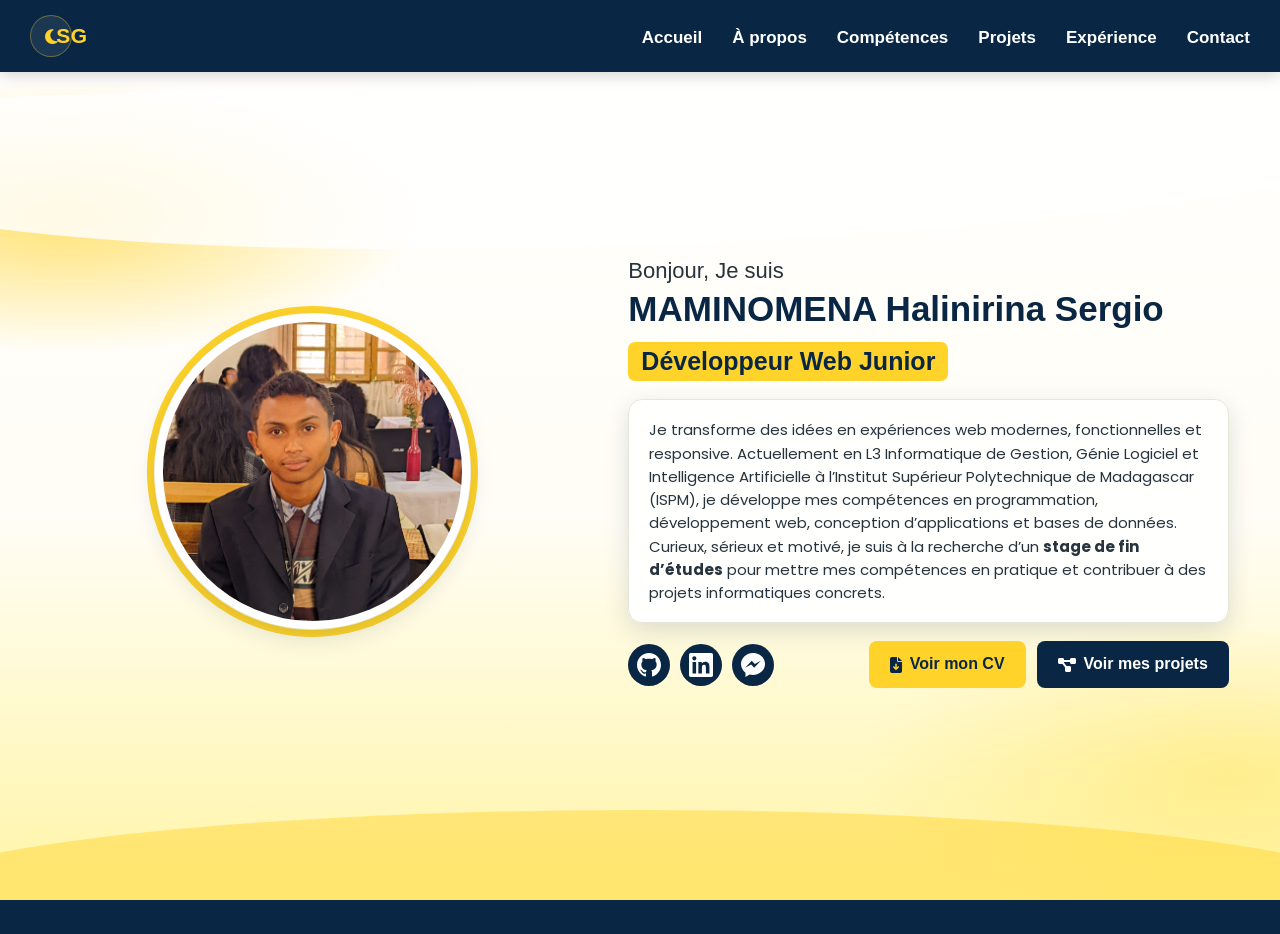
<file: index.html>
<!DOCTYPE html>
<html lang="fr">
<head>
  <meta charset="UTF-8">
  <meta name="viewport" content="width=device-width, initial-scale=1.0">
  <meta name="description" content="Portfolio de Maminomena Halinirina Sergio, développeur junior.">
  <title>Accueil | Maminomena Halinirina Sergio</title>

  <!-- Font Awesome pour les icônes -->
  <link rel="stylesheet"
        href="https://cdnjs.cloudflare.com/ajax/libs/font-awesome/6.5.2/css/all.min.css">

  <link rel="stylesheet" href="css/style.css">
  <link rel="preconnect" href="https://fonts.googleapis.com">
<link rel="preconnect" href="https://fonts.gstatic.com" crossorigin>

<link href="https://fonts.googleapis.com/css2?family=Poppins:wght@400;500;600;700&display=swap" rel="stylesheet">

<link rel="stylesheet" href="css/style.css">
</head>
<body>

<header class="site-header">
  <div class="header-inner">

    <a class="logo" href="index.html">SG</a>

    <button class="menu-toggle"
            type="button"
            aria-label="Ouvrir le menu"
            aria-expanded="false">
      <i class="fa-solid fa-bars"></i>
    </button>

    <nav class="nav" aria-label="Navigation principale">
      <a class="active" href="index.html">Accueil</a>
<a class="" href="apropos.html">À propos</a>
<a class="" href="competences.html">Compétences</a>
<a class="" href="projets.html">Projets</a>
<a class="" href="experience.html">Expérience</a>
<a class="" href="contact.html">Contact</a>
    </nav>
    <button id="themeToggle" class="theme-toggle" type="button">
  <i class="fa-solid fa-moon"></i>
</button>

  </div>
</header>

<main class="page">

<section class="content hero">
  <div class="hero-photo-area">
    <img class="hero-photo" src="images/photo-accueil.jpg"
         alt="Photo de Maminomena Halinirina Sergio">
  </div>

  <div class="hero-text">
    <p class="intro">Bonjour, Je suis</p>
    <h2>MAMINOMENA Halinirina Sergio</h2>

   <div class="role">Développeur Web Junior</div>

<div class="bio-box">
  Je transforme des idées en expériences web modernes, fonctionnelles
  et responsive.

  Actuellement en L3 Informatique de Gestion, Génie Logiciel et
  Intelligence Artificielle à l’Institut Supérieur Polytechnique de
  Madagascar (ISPM), je développe mes compétences en programmation,
  développement web, conception d’applications et bases de données.

  Curieux, sérieux et motivé, je suis à la recherche d’un
  <strong>stage de fin d’études</strong> pour mettre mes compétences
  en pratique et contribuer à des projets informatiques concrets.
</div>

    <div class="hero-actions">
      <div class="socials">
        <!-- Remplace les liens par tes vrais profils -->
        <a class="social" href="https://github.com/sergio526Hal" target="_blank" rel="noopener noreferrer" 
                            title="GitHub" aria-label="Profil GitHub">
                            <svg viewBox="0 0 24 24" width="24" height="24" fill="currentColor">
                                <path
                                    d="M12 0c-6.626 0-12 5.373-12 12 0 5.302 3.438 9.8 8.207 11.387.599.111.793-.261.793-.577v-2.234c-3.338.726-4.033-1.416-4.033-1.416-.546-1.387-1.333-1.756-1.333-1.756-1.089-.745.083-.729.083-.729 1.205.084 1.839 1.237 1.839 1.237 1.07 1.834 2.807 1.304 3.492.997.107-.775.418-1.305.762-1.604-2.665-.305-5.467-1.334-5.467-5.931 0-1.311.469-2.381 1.236-3.221-.124-.303-.535-1.524.117-3.176 0 0 1.008-.322 3.301 1.23.957-.266 1.983-.399 3.003-.404 1.02.005 2.047.138 3.006.404 2.291-1.552 3.297-1.23 3.297-1.23.653 1.653.242 2.874.118 3.176.77.84 1.235 1.911 1.235 3.221 0 4.609-2.807 5.624-5.479 5.921.43.372.823 1.102.823 2.222v 3.293c0 .319.192.694.801.576 4.765-1.589 8.199-6.086 8.199-11.386 0-6.627-5.373-12-12-12z" />
                            </svg>
                        </a>
        <a class="social" href="https://www.linkedin.com/in/sergiohalie" target="_blank" rel="noopener noreferrer"
                            class="social-icon" title="LinkedIn" aria-label="Profil LinkedIn">
                            <svg viewBox="0 0 24 24" width="24" height="24" fill="currentColor">
                                <path
                                    d="M20.447 20.452h-3.554v-5.569c0-1.328-.027-3.037-1.852-3.037-1.853 0-2.136 1.445-2.136 2.939v5.667H9.351V9h3.414v1.561h.046c.477-.9 1.637-1.85 3.37-1.85 3.601 0 4.267 2.37 4.267 5.455v6.286zM5.337 7.433c-1.144 0-2.063-.926-2.063-2.065 0-1.138.92-2.063 2.063-2.063 1.14 0 2.064.925 2.064 2.063 0 1.139-.925 2.065-2.064 2.065zm1.782 13.019H3.555V9h3.564v11.452zM22.225 0H1.771C.792 0 0 .774 0 1.729v20.542C0 23.227.792 24 1.771 24h20.451C23.2 24 24 23.227 24 22.271V1.729C24 .774 23.2 0 22.225 0z" />
                            </svg>
                        </a>
       <a class="social" href="https://www.facebook.com/sergiohalie" target="_blank" rel="noopener noreferrer"
                            class="social-icon" title="Messenger" aria-label="Messenger">
                            <svg viewBox="0 0 24 24" width="24" height="24" fill="currentColor">
                                <path
                                    d="M12 0C5.373 0 0 4.975 0 11.111c0 3.497 1.745 6.616 4.472 8.652V24l4.132-2.422c1.071.29 2.213.444 3.396.444 6.627 0 12-4.975 12-11.111S18.627 0 12 0zm1.194 14.81l-3.069-3.282-5.992 3.282 6.614-7.026 3.069 3.282 5.992-3.282-6.614 7.026z" />
                            </svg>
                        </a>
      </div>

      <div class="buttons">
    <a class="btn btn-yellow" href="MAMINOMENA Halinirina Sergio.pdf" target="_blank">
      <i class="fa-solid fa-file-arrow-down"></i>
      Voir mon CV
    </a>

        <a class="btn btn-navy" href="projets.html">
          <i class="fa-solid fa-diagram-project"></i>
          Voir mes projets
        </a>
      </div>
    </div>
  </div>
</section>

</main>

<footer class="footer">
 
</footer>

<script src="js/script.js"></script>
</body>
</html>
</file>
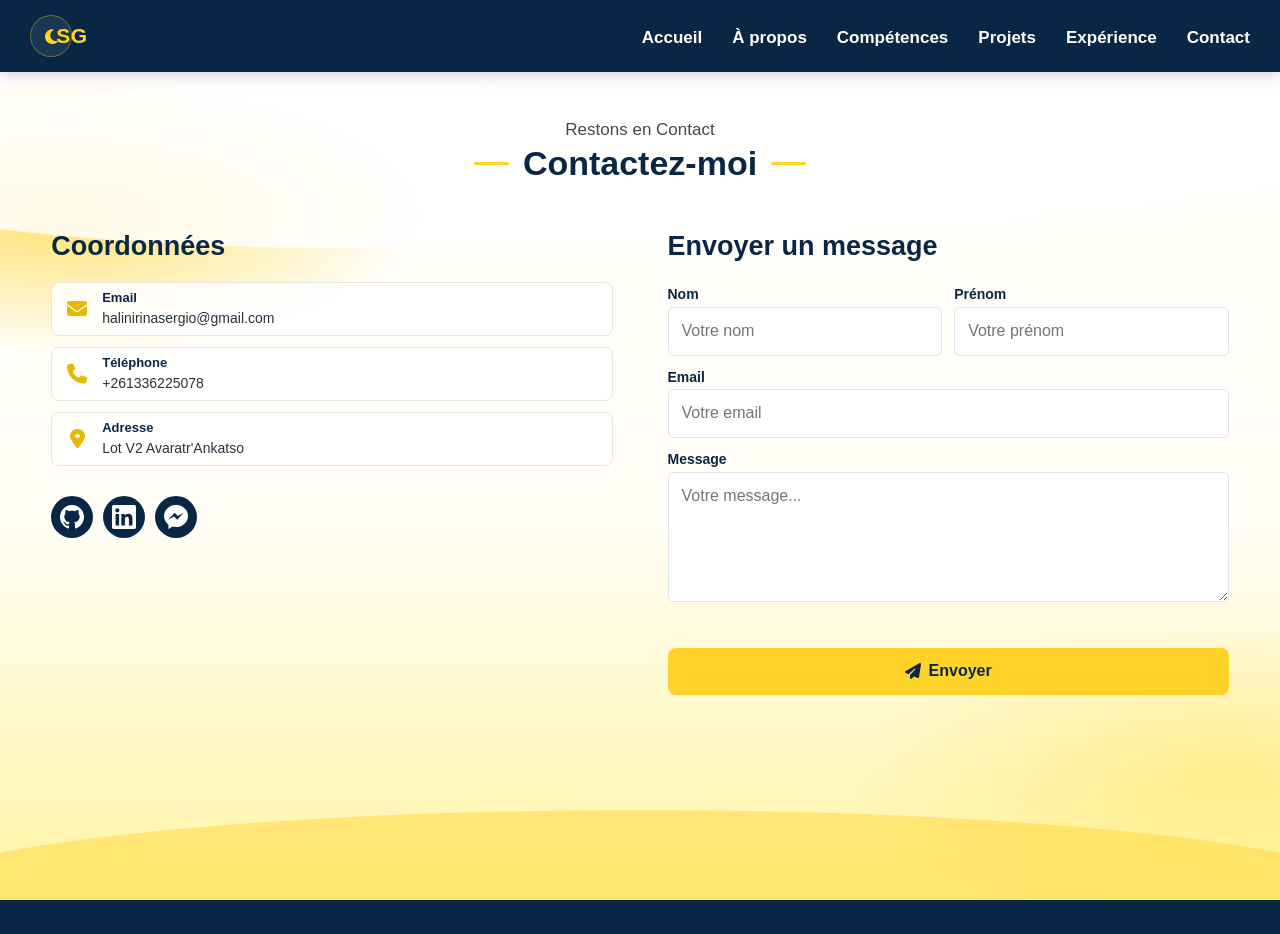
<file: contact.html>
<!DOCTYPE html>
<html lang="fr">
<head>
  <meta charset="UTF-8">
  <meta name="viewport" content="width=device-width, initial-scale=1.0">
  <meta name="description" content="Portfolio de Maminomena Halinirina Sergio, développeur junior.">
  <title>Contact | Maminomena Halinirina Sergio</title>

  <!-- Font Awesome pour les icônes -->
  <link rel="stylesheet"
        href="https://cdnjs.cloudflare.com/ajax/libs/font-awesome/6.5.2/css/all.min.css">

  <link rel="stylesheet" href="css/style.css">
</head>
<body>

<header class="site-header">
  <div class="header-inner">

    <a class="logo" href="index.html">SG</a>

    <button class="menu-toggle"
            type="button"
            aria-label="Ouvrir le menu"
            aria-expanded="false">
      <i class="fa-solid fa-bars"></i>
    </button>

    <nav class="nav" aria-label="Navigation principale">
      <a class="active" href="index.html">Accueil</a>
<a class="" href="apropos.html">À propos</a>
<a class="" href="competences.html">Compétences</a>
<a class="" href="projets.html">Projets</a>
<a class="" href="experience.html">Expérience</a>
<a class="" href="contact.html">Contact</a>
    </nav>
<button id="themeToggle" class="theme-toggle" type="button">
  <i class="fa-solid fa-moon"></i>
</button>

  </div>
</header>

 

<main class="page">

<section class="content">
  <div class="section-title">
    <span class="eyebrow">Restons en Contact</span>
    <h1>Contactez-moi</h1>
  </div>

  <div class="contact-grid">

    <div>
      <h2 class="contact-title">Coordonnées</h2>

      <div class="contact-list">
        <div class="contact-row">
          <i class="fa-solid fa-envelope"></i>
          <div>
            <strong>Email</strong>
            halinirinasergio@gmail.com
          </div>
        </div>

        <div class="contact-row">
          <i class="fa-solid fa-phone"></i>
          <div>
            <strong>Téléphone</strong>
            +261336225078
          </div>
        </div>

        <div class="contact-row">
          <i class="fa-solid fa-location-dot"></i>
          <div>
            <strong>Adresse</strong>
            Lot V2 Avaratr'Ankatso
          </div>
        </div>
      </div>

      <div class="socials" style="margin-top:30px">
         <a class="social" href="https://github.com/sergio526Hal" target="_blank" rel="noopener noreferrer" 
                            title="GitHub" aria-label="Profil GitHub">
                            <svg viewBox="0 0 24 24" width="24" height="24" fill="currentColor">
                                <path
                                    d="M12 0c-6.626 0-12 5.373-12 12 0 5.302 3.438 9.8 8.207 11.387.599.111.793-.261.793-.577v-2.234c-3.338.726-4.033-1.416-4.033-1.416-.546-1.387-1.333-1.756-1.333-1.756-1.089-.745.083-.729.083-.729 1.205.084 1.839 1.237 1.839 1.237 1.07 1.834 2.807 1.304 3.492.997.107-.775.418-1.305.762-1.604-2.665-.305-5.467-1.334-5.467-5.931 0-1.311.469-2.381 1.236-3.221-.124-.303-.535-1.524.117-3.176 0 0 1.008-.322 3.301 1.23.957-.266 1.983-.399 3.003-.404 1.02.005 2.047.138 3.006.404 2.291-1.552 3.297-1.23 3.297-1.23.653 1.653.242 2.874.118 3.176.77.84 1.235 1.911 1.235 3.221 0 4.609-2.807 5.624-5.479 5.921.43.372.823 1.102.823 2.222v 3.293c0 .319.192.694.801.576 4.765-1.589 8.199-6.086 8.199-11.386 0-6.627-5.373-12-12-12z" />
                            </svg>
                        </a>
        <a class="social" href="https://www.linkedin.com/in/sergiohalie" target="_blank" rel="noopener noreferrer"
                            class="social-icon" title="LinkedIn" aria-label="Profil LinkedIn">
                            <svg viewBox="0 0 24 24" width="24" height="24" fill="currentColor">
                                <path
                                    d="M20.447 20.452h-3.554v-5.569c0-1.328-.027-3.037-1.852-3.037-1.853 0-2.136 1.445-2.136 2.939v5.667H9.351V9h3.414v1.561h.046c.477-.9 1.637-1.85 3.37-1.85 3.601 0 4.267 2.37 4.267 5.455v6.286zM5.337 7.433c-1.144 0-2.063-.926-2.063-2.065 0-1.138.92-2.063 2.063-2.063 1.14 0 2.064.925 2.064 2.063 0 1.139-.925 2.065-2.064 2.065zm1.782 13.019H3.555V9h3.564v11.452zM22.225 0H1.771C.792 0 0 .774 0 1.729v20.542C0 23.227.792 24 1.771 24h20.451C23.2 24 24 23.227 24 22.271V1.729C24 .774 23.2 0 22.225 0z" />
                            </svg>
                        </a>
         <a class="social" href="https://www.facebook.com/sergiohalie" target="_blank" rel="noopener noreferrer"
                            class="social-icon" title="Messenger" aria-label="Messenger">
                            <svg viewBox="0 0 24 24" width="24" height="24" fill="currentColor">
                                <path
                                    d="M12 0C5.373 0 0 4.975 0 11.111c0 3.497 1.745 6.616 4.472 8.652V24l4.132-2.422c1.071.29 2.213.444 3.396.444 6.627 0 12-4.975 12-11.111S18.627 0 12 0zm1.194 14.81l-3.069-3.282-5.992 3.282 6.614-7.026 3.069 3.282 5.992-3.282-6.614 7.026z" />
                            </svg>
                        </a>
      </div>
    </div>

    <div>
      <h2 class="contact-title">Envoyer un message</h2>

      <form class="form" id="contactForm" action="https://formspree.io/f/mzezgnvr" method="POST">
        <div class="form-row">
          <div>
            <label for="nom">Nom</label>
            <input id="nom" name="nom" type="text"
                   placeholder="Votre nom" required>
          </div>

          <div>
            <label for="prenom">Prénom</label>
            <input id="prenom" name="prenom" type="text"
                   placeholder="Votre prénom" required>
          </div>
        </div>

        <div>
          <label for="email">Email</label>
          <input id="email" name="email" type="email"
                 placeholder="Votre email" required>
        </div>

        <div>
          <label for="message">Message</label>
          <textarea id="message" name="message"
                    placeholder="Votre message..." required></textarea>
        </div>

        <p class="form-message" id="formMessage"></p>

        <button class="btn btn-yellow" type="submit">
          <i class="fa-solid fa-paper-plane"></i>
          Envoyer
        </button>
      </form>
    </div>

  </div>
</section>

</main>

<footer class="footer">
  
</footer>

<script src="js/script.js"></script>
</body>
</html>
</file>
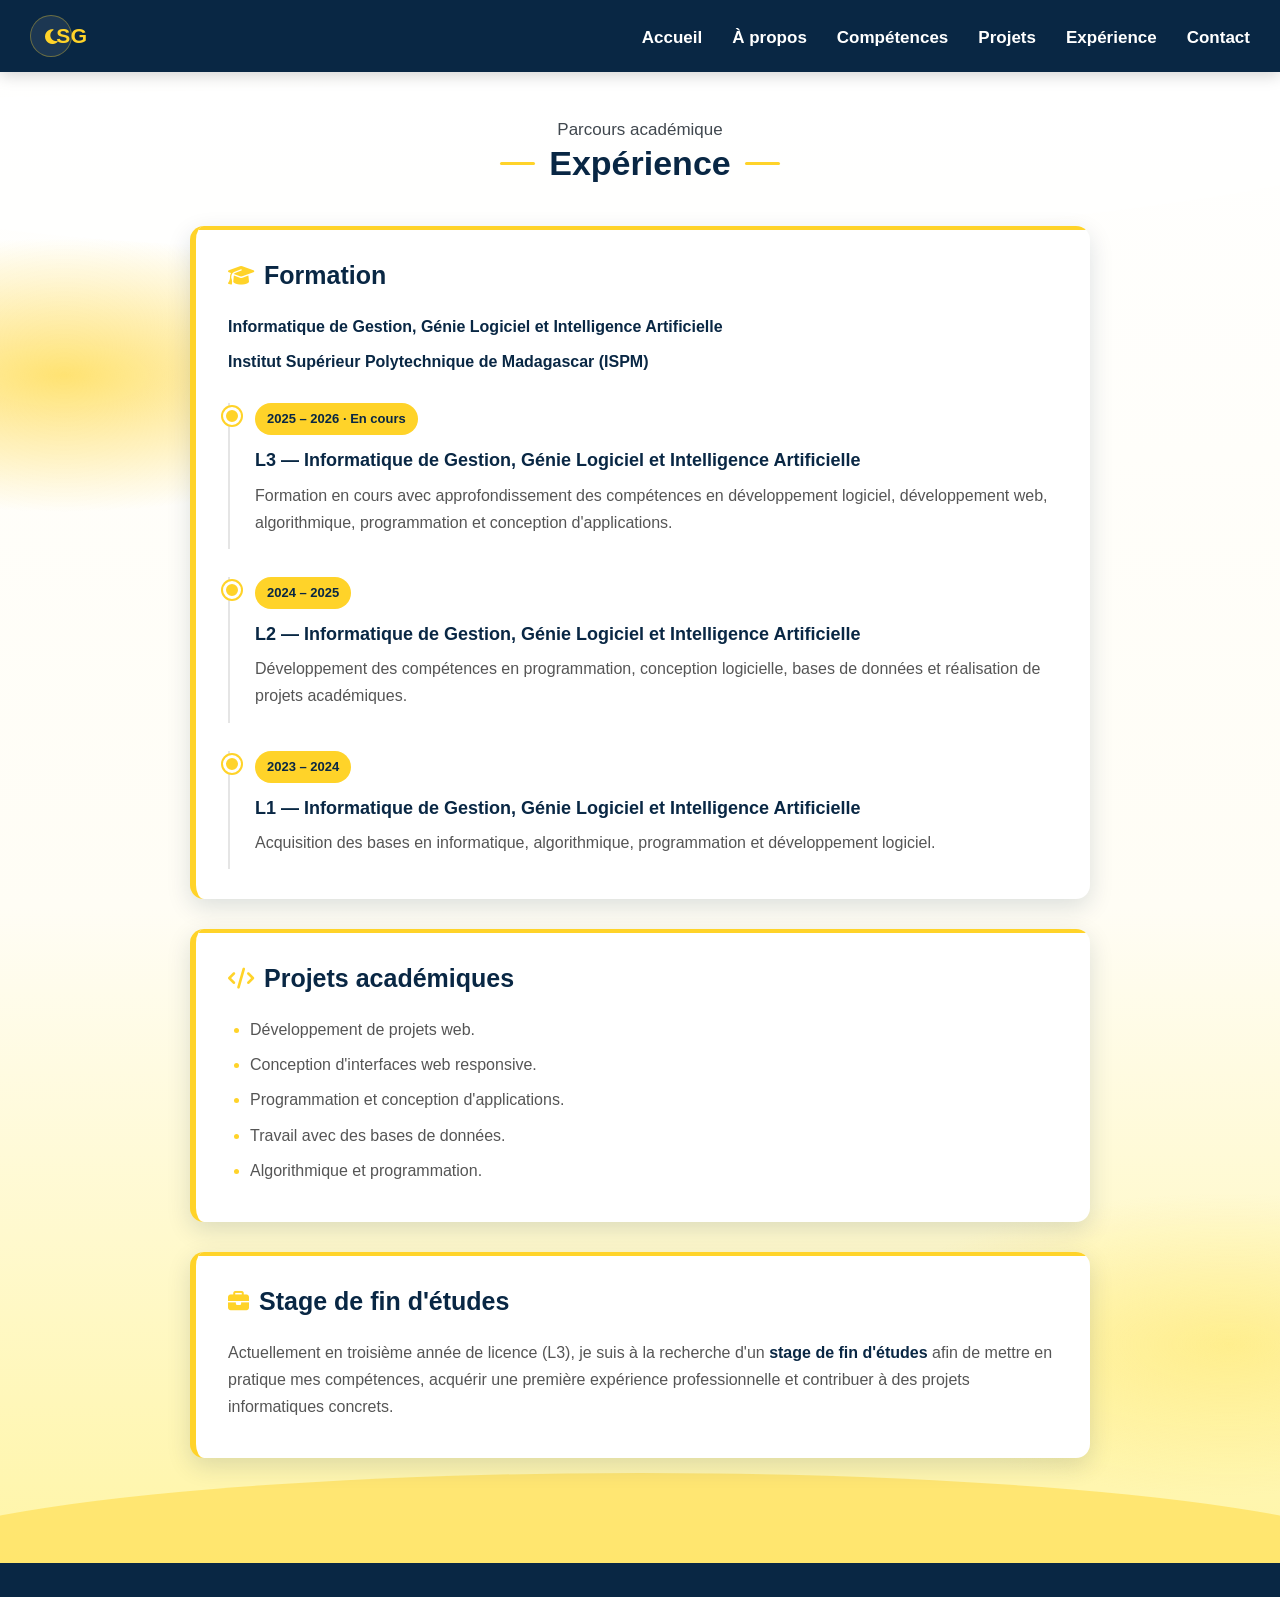
<file: experience.html>
<!DOCTYPE html>
<html lang="fr">
<head>
  <meta charset="UTF-8">
  <meta name="viewport" content="width=device-width, initial-scale=1.0">
  <meta name="description" content="Parcours académique de Maminomena Halinirina Sergio, étudiant en L3.">
  <title>Expérience | Maminomena Halinirina Sergio</title>

  <link rel="stylesheet"
        href="https://cdnjs.cloudflare.com/ajax/libs/font-awesome/6.5.2/css/all.min.css">

  <link rel="stylesheet" href="css/style.css">
</head>

<body>

<header class="site-header">
  <div class="header-inner">

    <a class="logo" href="index.html">SG</a>

    <button class="menu-toggle"
            type="button"
            aria-label="Ouvrir le menu"
            aria-expanded="false">
      <i class="fa-solid fa-bars"></i>
    </button>

    <nav class="nav" aria-label="Navigation principale">
      <a class="active" href="index.html">Accueil</a>
<a class="" href="apropos.html">À propos</a>
<a class="" href="competences.html">Compétences</a>
<a class="" href="projets.html">Projets</a>
<a class="" href="experience.html">Expérience</a>
<a class="" href="contact.html">Contact</a>
    </nav>
<button id="themeToggle" class="theme-toggle" type="button">
  <i class="fa-solid fa-moon"></i>
</button>

  </div>
</header>


<main class="page">

<section class="content">

  <div class="section-title">
    <span class="eyebrow">Parcours académique</span>
    <h1>Expérience</h1>
  </div>


  <!-- FORMATION -->
  <div class="experience-card">

    <h2>
      <i class="fa-solid fa-graduation-cap"></i>
      Formation
    </h2>

    <p>
      <strong>
        Informatique de Gestion, Génie Logiciel et Intelligence Artificielle
      </strong>
    </p>

    <p>
      <strong>Institut Supérieur Polytechnique de Madagascar (ISPM)</strong>
    </p>


    <!-- L3 -->
    <div class="experience-item">

      <span class="experience-date">2025 – 2026 · En cours</span>

      <h3>L3 — Informatique de Gestion, Génie Logiciel et Intelligence Artificielle</h3>

      <p>
        Formation en cours avec approfondissement des compétences en
        développement logiciel, développement web, algorithmique,
        programmation et conception d'applications.
      </p>

    </div>


    <!-- L2 -->
    <div class="experience-item">

      <span class="experience-date">2024 – 2025</span>

      <h3>L2 — Informatique de Gestion, Génie Logiciel et Intelligence Artificielle</h3>

      <p>
        Développement des compétences en programmation, conception
        logicielle, bases de données et réalisation de projets académiques.
      </p>

    </div>


    <!-- L1 -->
    <div class="experience-item">

      <span class="experience-date">2023 – 2024</span>

      <h3>L1 — Informatique de Gestion, Génie Logiciel et Intelligence Artificielle</h3>

      <p>
        Acquisition des bases en informatique, algorithmique,
        programmation et développement logiciel.
      </p>

    </div>

  </div>


  <!-- PROJETS ACADÉMIQUES -->
  <div class="experience-card">

    <h2>
      <i class="fa-solid fa-code"></i>
      Projets académiques
    </h2>

    <ul>
      <li>Développement de projets web.</li>
      <li>Conception d'interfaces web responsive.</li>
      <li>Programmation et conception d'applications.</li>
      <li>Travail avec des bases de données.</li>
      <li>Algorithmique et programmation.</li>
    </ul>

  </div>


  <!-- RECHERCHE DE STAGE -->
  <div class="experience-card">

    <h2>
      <i class="fa-solid fa-briefcase"></i>
      Stage de fin d'études
    </h2>

    <p>
      Actuellement en troisième année de licence (L3), je suis à la
      recherche d'un <strong>stage de fin d'études</strong> afin de
      mettre en pratique mes compétences, acquérir une première
      expérience professionnelle et contribuer à des projets
      informatiques concrets.
    </p>

  </div>

</section>

</main>

<footer class="footer">
</footer>

<script src="js/script.js"></script>

</body>
</html>
</file>
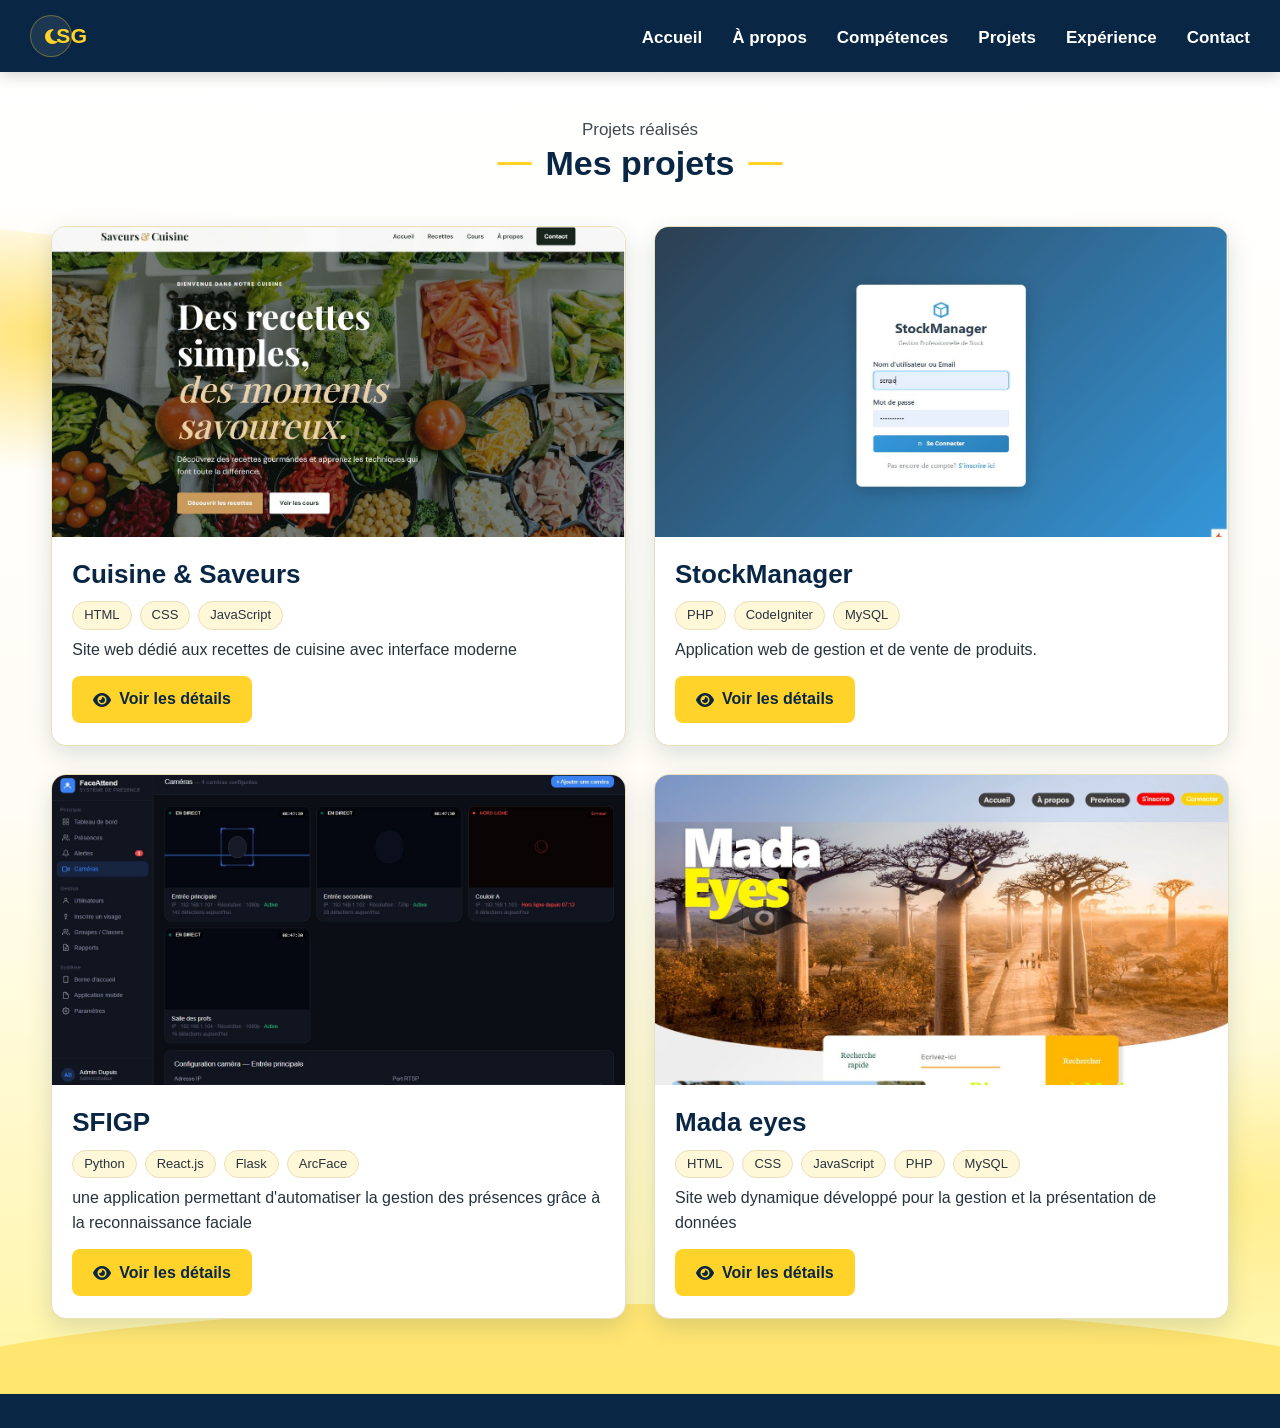
<file: projets.html>
<!DOCTYPE html>
<html lang="fr">
<head>
  <meta charset="UTF-8">
  <meta name="viewport" content="width=device-width, initial-scale=1.0">
  <meta name="description" content="Portfolio de Maminomena Halinirina Sergio, développeur junior.">
  <title>Projets | Maminomena Halinirina Sergio</title>

  <!-- Font Awesome pour les icônes -->
  <link rel="stylesheet"
        href="https://cdnjs.cloudflare.com/ajax/libs/font-awesome/6.5.2/css/all.min.css">

  <link rel="stylesheet" href="css/style.css">
</head>
<body>

<header class="site-header">
  <div class="header-inner">

    <a class="logo" href="index.html">SG</a>

    <button class="menu-toggle"
            type="button"
            aria-label="Ouvrir le menu"
            aria-expanded="false">
      <i class="fa-solid fa-bars"></i>
    </button>

    <nav class="nav" aria-label="Navigation principale">
      <a class="active" href="index.html">Accueil</a>
<a class="" href="apropos.html">À propos</a>
<a class="" href="competences.html">Compétences</a>
<a class="" href="projets.html">Projets</a>
<a class="" href="experience.html">Expérience</a>
<a class="" href="contact.html">Contact</a>
    </nav>
<button id="themeToggle" class="theme-toggle" type="button">
  <i class="fa-solid fa-moon"></i>
</button>
    

  </div>
</header>

    

<main class="page">

<section class="content">
  <div class="section-title">
    <span class="eyebrow">Projets réalisés</span>
    <h1>Mes projets</h1>
  </div>

  <div class="projects-grid">

  <!-- =====================================================
     PROJET 1 : HEYTENS BOUTIQUE
===================================================== -->

<article class="project-card">

  <img
    class="project-image"
    src="./images/recette.JPG"
    alt="Capture du projet Heytens Boutique"
  >

  <div class="project-body">

    <h2>Cuisine & Saveurs</h2>

    <div class="tags">

      <span class="tag">HTML</span>
      <span class="tag">CSS</span>
      <span class="tag">JavaScript</span>

    </div>

    <p>
      Site web dédié aux recettes de cuisine avec interface moderne
    </p>

    <div class="project-actions">

      <button
        class="btn btn-yellow"
        type="button"
        onclick="openProjectModal('saveurs')"
      >

        <i class="fa-solid fa-eye"></i>

        Voir les détails

      </button>

    </div>

  </div>

</article>


<!-- =====================================================
     PROJET 2 : STOCKMANAGER
===================================================== -->

<article class="project-card">

  <img
    class="project-image"
    src="./images/projet2.jpg"
    alt="Capture du projet StockManager"
  >

  <div class="project-body">

    <h2>StockManager</h2>

    <div class="tags">

      <span class="tag">PHP</span>
      <span class="tag">CodeIgniter</span>
      <span class="tag">MySQL</span>

    </div>

    <p>
      Application web de gestion et de vente
      de produits.
    </p>

    <div class="project-actions">

      <button
        class="btn btn-yellow"
        type="button"
        onclick="openProjectModal('stockmanager')"
      >

        <i class="fa-solid fa-eye"></i>

        Voir les détails

      </button>

    </div>

  </div>

</article>


<article class="project-card">

  <img
    class="project-image"
    src="./images/Face4.JPG"
    alt="Capture du projet sfigp"
  >

  <div class="project-body">

    <h2>SFIGP</h2>

    <div class="tags">

      <span class="tag">Python</span>
      <span class="tag">React.js</span>
      <span class="tag">Flask</span>
      <span class="tag">ArcFace</span>

    </div>

    <p>
        une application permettant
            d'automatiser la gestion des présences
            grâce à la reconnaissance faciale
    </p>

    <div class="project-actions">

      <button
        class="btn btn-yellow"
        type="button"
        onclick="openProjectModal('sfigp')"
      >

        <i class="fa-solid fa-eye"></i>

        Voir les détails

      </button>

    </div>

  </div>

</article>

<article class="project-card">

  <img
    class="project-image"
    src="./images/madaeyes.JPG"
    alt="Capture du projet madaeyes"
  >

  <div class="project-body">

    <h2>Mada eyes</h2>

    <div class="tags">

      <span class="tag">HTML</span>
      <span class="tag">CSS</span>
      <span class="tag">JavaScript</span>
      <span class="tag">PHP</span>
      <span class="tag">MySQL</span>
    </div>

    <p>
       Site web dynamique développé pour la gestion
            et la présentation de données
    </p>

    <div class="project-actions">

      <button
        class="btn btn-yellow"
        type="button"
        onclick="openProjectModal('madaeyes')"
      >

        <i class="fa-solid fa-eye"></i>

        Voir les détails

      </button>

    </div>

  </div>

</article>


<!-- =====================================================
     GRAND BOX : DÉTAILS DES PROJETS
===================================================== -->

<div
  class="project-modal"
  id="projectModal"
  aria-hidden="true"
>

  <div
    class="project-modal-box"
    role="dialog"
    aria-modal="true"
    aria-labelledby="projectModalTitle"
  >

    <!-- BOUTON FERMER -->

    <button
  class="project-modal-close"
  id="projectModalClose"
  type="button"
  onclick="closeProjectModal()"
  aria-label="Fermer la fenêtre"
>
  <i class="fa-solid fa-xmark"></i>
</button>


    <!-- CONTENU DYNAMIQUE -->

    <div id="projectModalContent">

      <!-- Le contenu sera ajouté par JavaScript -->

    </div>

  </div>

</div>

  </div>
</section>

</main>

<footer class="footer">
  
</footer>

<script src="./js/script.js"></script>
</body>
</html>
</file>
<file: css/style.css>
/* =========================================================
   PORTFOLIO - STYLE PRINCIPAL
   Bleu foncé + Jaune + Blanc/Ivoire
   Responsive PC / Tablette / Android
========================================================= */


/* =========================================================
   VARIABLES
========================================================= */

:root{
    --navy:#092744;
    --navy2:#123b60;
    --yellow:#ffd329;
    --yellow-dark:#e7b900;

    --cream:#fffdf5;
    --white:#ffffff;

    --text:#27333d;
    --muted:#6d747b;

    --border:#e8e5d9;

    --shadow:0 8px 24px rgba(9,39,68,.14);

    --header-h:72px;
}


/* =========================================================
   RESET
========================================================= */

*{
    box-sizing:border-box;
    margin:0;
    padding:0;
}

html{
    scroll-behavior:smooth;
}

@font-face{
    font-family:font1;
    src:url("../font/Poppins-Bold.ttf");
}

body{
    min-width:320px;
    overflow-x:hidden;

    font-family:"Segoe UI",Arial,Helvetica,sans-serif;

    color:var(--text);
    background:var(--cream);

    line-height:1.55;
}

a{
    text-decoration:none;
    color:inherit;
}

img{
    display:block;
    max-width:100%;
}

button,
input,
textarea{
    font:inherit;
}


/* =========================================================
   HEADER
========================================================= */

.site-header{
    position:fixed;

    top:0;
    left:0;
    right:0;

    height:var(--header-h);

    z-index:10000;

    background:var(--navy);

    box-shadow:0 3px 15px rgba(0,0,0,.18);
}

.header-inner{
    width:100%;
    max-width:1500px;

    height:100%;

    margin:auto;
    padding:0 30px;

    display:flex;
    align-items:center;
    justify-content:space-between;
}


/* =========================================================
   LOGO
========================================================= */

.logo{
    order:1;

    color:var(--yellow);

    font-weight:900;
    font-size:21px;

    letter-spacing:.5px;

    flex-shrink:0;
    margin-left: -570px;
}


/* =========================================================
   NAVIGATION DESKTOP
========================================================= */

.nav{
    order:2;

    display:flex;

    align-items:center;
    justify-content:center;

    gap:30px;
}

.nav a{
    position:relative;

    color:#ffffff;

    font-size:17px;
    font-weight:700;

    padding:26px 0 22px;

    white-space:nowrap;
}

.nav a::after{
    content:"";

    position:absolute;

    left:0;
    right:0;

    bottom:13px;

    height:3px;

    border-radius:3px;

    background:var(--yellow);

    transform:scaleX(0);

    transition:.2s ease;
}

.nav a:hover::after
/*.nav a.active::after*/{
    transform:scaleX(1);
}


/* =========================================================
   BOUTON MENU MOBILE
========================================================= */

.menu-toggle{
    order:3;

    display:none;

    width:42px;
    height:42px;

    padding:0;

    border:0;
    border-radius:8px;

    background:transparent;

    /*color:var(--yellow);*/
    color: var(--navy);

    cursor:pointer;

    align-items:center;
    justify-content:center;

    font-size:23px;

    z-index:10002;

    flex-shrink:0;
}

.menu-toggle i{
    pointer-events:none;
}


/* =========================================================
   BOUTON MODE SOMBRE
========================================================= */

.theme-toggle{
    width:42px;
    height:42px;

    border:1px solid rgba(255,211,41,.35);

    border-radius:50%;

    background:rgba(255,255,255,.08);

    color:var(--yellow);

    display:flex;

    align-items:center;
    justify-content:center;

    cursor:pointer;

    font-size:17px;

    transition:.25s ease;

    padding:0;

    flex-shrink:0;
}

.theme-toggle:hover{
    background:var(--yellow);

    color:var(--navy);

    transform:rotate(15deg) scale(1.05);

    box-shadow:0 4px 12px rgba(255,211,41,.25);
}


/* =========================================================
   PAGE PRINCIPALE
========================================================= */

.page{
    min-height:100vh;

    padding-top:var(--header-h);

    position:relative;

    overflow:hidden;

    background:
        radial-gradient(
            500px 190px at 5% 24%,
            rgba(255,211,41,.65),
            transparent 72%
        ),

        radial-gradient(
            520px 210px at 96% 86%,
            rgba(255,225,72,.42),
            transparent 72%
        ),

        linear-gradient(
            180deg,
            #fff 0%,
            #fffdf5 58%,
            #fff5a6 100%
        );
}

.page::before{
    content:"";

    position:absolute;

    width:120%;
    height:170px;

    left:-10%;
    top:75px;

    background:rgba(255,255,255,.82);

    border-radius:0 0 50% 50%;

    transform:rotate(-2deg);

    z-index:0;
}

.page::after{
    content:"";

    position:absolute;

    width:120%;
    height:190px;

    left:-10%;
    bottom:-100px;

    background:rgba(255,211,41,.45);

    border-radius:50% 50% 0 0;

    z-index:0;
}


/* =========================================================
   CONTENT
========================================================= */

.content{
    position:relative;

    z-index:1;

    width:min(1220px,92%);

    margin:auto;

    padding:45px 0 75px;
}


/* =========================================================
   TITRES
========================================================= */

.section-title{
    text-align:center;

    margin-bottom:42px;
}

.section-title .eyebrow{
    display:block;

    font-size:17px;

    color:#41484f;

    margin-bottom:0;
}

.section-title h1{
    color:var(--navy);

    font-size:34px;

    line-height:1.2;

    display:inline-flex;

    align-items:center;

    gap:14px;
}

.section-title h1::before,
.section-title h1::after{
    content:"";

    width:35px;
    height:3px;

    background:var(--yellow);

    border-radius:4px;
}


/* =========================================================
   HERO
========================================================= */

.hero{
    min-height:calc(100vh - var(--header-h));

    display:grid;

    grid-template-columns:1fr 1.15fr;

    align-items:center;

    gap:55px;
}


/* =========================================================
   PHOTO HERO
========================================================= */

.hero-photo-area{
    display:flex;

    justify-content:center;
    align-items:center;

    position:relative;
}

.hero-photo-area::before{
    content:"";

    position:absolute;

    width:317px;
    height:317px;

    border:7px solid var(--yellow);

    border-radius:50%;

    transform:rotate(-16deg);
}

.hero-photo{
    position:relative;

    z-index:1;

    width:315px;
    height:315px;

    object-fit:cover;

    border-radius:50%;

    border:8px solid #fff;

    box-shadow:var(--shadow);
}


/* =========================================================
   HERO TEXT
========================================================= */

.hero-text .intro{
    font-size:22px;

    margin-bottom:0;
}

.hero-text h2{
    color:var(--navy);

    font-size:35px;

    line-height:1.18;

    margin-bottom:13px;
}

.role{
    display:inline-block;

    background:var(--yellow);

    color:var(--navy);

    font-weight:800;

    font-size:25px;

    line-height:1.25;

    padding:4px 13px;

    border-radius:7px;

    margin-bottom:18px;
}


/* =========================================================
   BIO
========================================================= */

.bio-box{
    max-width:680px;

    background:rgba(255,255,255,.92);

    border:1px solid var(--border);

    border-radius:14px;

    padding:18px 20px;

    box-shadow:var(--shadow);

    font-size:15px;

    font-family:'Poppins', sans-serif;
}


/* =========================================================
   ACTIONS HERO
========================================================= */

.hero-actions{
    display:flex;

    justify-content:space-between;

    align-items:center;

    gap:20px;

    margin-top:18px;
}


/* =========================================================
   SOCIAL
========================================================= */

.socials{
    display:flex;

    gap:10px;
}

.social{
    width:42px;
    height:42px;

    display:grid;

    place-items:center;

    border-radius:50%;

    background:var(--navy);

    color:#fff;

    transition:.2s ease;
}

.social:hover{
    background:var(--yellow);

    color:var(--navy);

    transform:translateY(-2px);
}


/* =========================================================
   BOUTONS
========================================================= */

.buttons{
    display:flex;

    gap:11px;

    flex-wrap:wrap;
}

.btn{
    display:inline-flex;

    align-items:center;
    justify-content:center;

    gap:8px;

    min-height:47px;

    padding:0 19px;

    border-radius:8px;

    border:2px solid transparent;

    font-weight:750;

    cursor:pointer;

    transition:.2s ease;
}

.btn:hover{
    transform:translateY(-2px);

    box-shadow:0 7px 16px rgba(9,39,68,.16);
}

.btn-yellow{
    background:var(--yellow);

    color:var(--navy);
}

.btn-navy{
    background:var(--navy);

    color:#fff;
}


/* =========================================================
   À PROPOS
========================================================= */

.about-grid{
    display:grid;

    grid-template-columns:350px 1fr;

    align-items:center;

    gap:60px;
}

.about-photo{
    width:100%;
    height:350px;

    object-fit:cover;

    border-radius:12px;

    background:#eee;

    box-shadow:var(--shadow);
}

.about-name{
    text-align:center;

    margin-top:13px;

    color:var(--navy);

    font-family:font1;

    font-weight:700;

    font-size:20px;
}

.info-grid{
    display:grid;

    grid-template-columns:1fr 1fr;

    gap:18px 40px;

    margin-bottom:20px;
}

.info-item{
    display:grid;

    grid-template-columns:30px 1fr;

    gap:8px;
}

.info-item i{
    color:var(--yellow-dark);

    margin-top:4px;
}

.info-item strong{
    display:block;

    color:var(--navy);

    font-size:13px;
}

.info-item span{
    color:#4e5963;

    font-size:14px;
}

.about-desc{
    background:#fff;

    border-radius:12px;

    padding:17px;

    font-family:'Poppins', sans-serif;

    border:1px solid var(--border);

    box-shadow:0 5px 16px rgba(9,39,68,.07);

    font-size:16px;
}


/* =========================================================
   COMPÉTENCES
========================================================= */

.skills-grid{
    display:grid;

    grid-template-columns:repeat(4,1fr);

    gap:15px;
}

.skill-card{
    background:#fff;

    border:1px solid var(--border);

    border-radius:13px;

    padding:17px;

    box-shadow:0 6px 17px rgba(9,39,68,.08);
}

.skill{
    margin-bottom:17px;
}

.skill:last-child{
    margin-bottom:0;
}

.skill-name{
    display:flex;

    align-items:center;

    gap:8px;

    font-weight:700;

    font-size:15px;

    margin-bottom:6px;
}

.skill-name i{
    width:23px;

    color:var(--navy);

    text-align:center;

    font-size:19px;
}

/* =========================================================
   BARRES DE COMPÉTENCES
========================================================= */

.progress-line{
    width:100%;
    height:9px;
    background:#e5e8eb;
    border-radius:50px;
    overflow:hidden;
    display:block;
}

.progress-line span{
    display:block;
    width:0;
    height:100%;
    background:var(--yellow);
    border-radius:50px;
    transition:width 1s ease;
}

.percent{
    display:block;
    text-align:right;
    font-size:14px;
    font-weight:600;
    color:var(--muted);
    margin-top:4px;
}



/* =========================================================
   PROJETS
========================================================= */

.projects-grid{
    display:grid;

    grid-template-columns:repeat(2,1fr);

    gap:28px;
}

.project-card{
    overflow:hidden;

    background:#fff;

    border:1px solid #eadfbb;

    border-radius:15px;

    box-shadow:var(--shadow);

    transition:.2s ease;
}

.project-card:hover{
    transform:translateY(-4px);
}

.project-image{
    width:100%;

    height:310px;

    object-fit:cover;

    background:#f5f5f5;
}

.project-body{
    padding:17px 20px 22px;
}

.project-body h2{
    color:var(--navy);

    font-size:26px;

    margin-bottom:7px;
}

.tags{
    display:flex;

    flex-wrap:wrap;

    gap:8px;

    margin-bottom:8px;
}

.tag{
    background:#fff8d8;

    border:1px solid #eadfba;

    border-radius:18px;

    padding:3px 11px;

    font-size:13px;
}

.project-actions{
    display:flex;

    gap:9px;

    flex-wrap:wrap;

    margin-top:14px;
}


/* =========================================================
   MODAL PROJET
========================================================= */

.project-modal{
    position:fixed;

    inset:0;

    z-index:99999;

    display:flex;

    align-items:center;
    justify-content:center;

    padding:25px;

    box-sizing:border-box;

    background:rgba(0,0,0,.68);

    opacity:0;

    visibility:hidden;

    pointer-events:none;

    transition:
        opacity .25s ease,
        visibility .25s ease;
    margin-left: 30px;
}

.project-modal.active{
    opacity:1;

    visibility:visible;

    pointer-events:auto;
}

.project-modal-box{
    position:relative;

    width:min(850px,100%);

    max-height:90vh;

    overflow-y:auto;

    box-sizing:border-box;

    background:#fff;

    color:#27333d;

    border-radius:18px;

    padding:38px;

    box-shadow:0 20px 60px rgba(0,0,0,.35);

    transform:translateY(25px) scale(.96);

    transition:transform .25s ease;
    margin-top: 80px;
}

.project-modal.active .project-modal-box{
    transform:translateY(0) scale(1);
}

.project-modal-close{
    position:absolute !important;

    top:15px !important;
    right:15px !important;

    width:40px !important;
    height:40px !important;

    padding:0 !important;
    margin:0 !important;

    display:flex !important;

    align-items:center;
    justify-content:center;

    border:none !important;

    border-radius:50% !important;

    background:var(--navy) !important;

    color:#fff !important;

    font-size:18px !important;

    line-height:1 !important;

    cursor:pointer !important;

    z-index:100000 !important;

    pointer-events:auto !important;
}

.project-modal-close i{
    display:block;

    pointer-events:none;

    line-height:1;
}

.project-modal-close:hover{
    background:var(--yellow) !important;

    color:var(--navy) !important;

    transform:rotate(90deg);
}

.project-modal-box h2{
    color:var(--navy);

    font-size:30px;

    margin-bottom:15px;

    padding-right:50px;
}

.project-modal-box h3{
    color:var(--navy);

    font-size:20px;

    margin-top:22px;

    margin-bottom:8px;
}

.project-modal-box p{
    margin-bottom:10px;

    line-height:1.7;
}

.project-modal-box ul{
    padding-left:22px;

    margin-top:8px;
}

.project-modal-box li{
    margin-bottom:6px;
}

.modal-technologies{
    display:flex;

    flex-wrap:wrap;

    gap:8px;

    margin-top:10px;
}

.modal-actions{
    display:flex;

    gap:10px;

    margin-top:40px;
}

body.modal-open{
    overflow:hidden;
}


/* =========================================================
   EXPÉRIENCE
========================================================= */

.experience-card{
    max-width:900px;

    margin:0 auto 30px;

    background:#fff;

    border-left:6px solid var(--yellow);

    border-radius:14px;

    padding:30px 32px;

    box-shadow:var(--shadow);

    position:relative;

    overflow:hidden;
}

.experience-card::before{
    content:"";

    position:absolute;

    top:0;
    left:0;

    width:100%;
    height:4px;

    background:var(--yellow);
}

.experience-card h2{
    color:var(--navy);

    font-size:25px;

    margin:0 0 18px;

    font-weight:700;

    display:flex;

    align-items:center;

    gap:10px;
}

.experience-card h2 i{
    color:var(--yellow);

    font-size:21px;
}

.experience-card p{
    color:#555;

    line-height:1.7;

    margin:8px 0;
}

.experience-card > p strong{
    color:var(--navy);
}

.experience-item{
    position:relative;

    margin-top:28px;

    padding:0 0 5px 25px;

    border-left:2px solid #e5e5e5;
}

.experience-item::before{
    content:"";

    position:absolute;

    left:-7px;

    top:4px;

    width:12px;
    height:12px;

    background:var(--yellow);

    border-radius:50%;

    border:3px solid #fff;

    box-shadow:0 0 0 2px var(--yellow);
}

.experience-date{
    display:inline-block;

    background:var(--yellow);

    color:var(--navy);

    font-size:13px;

    font-weight:700;

    padding:6px 12px;

    border-radius:20px;

    margin-bottom:9px;
}

.experience-item h3{
    color:var(--navy);

    font-size:18px;

    line-height:1.4;

    margin:4px 0 8px;

    font-weight:700;
}

.experience-card ul{
    margin:15px 0 0;

    padding-left:22px;
}

.experience-card li{
    color:#555;

    line-height:1.7;

    margin-bottom:8px;
}

.experience-card li::marker{
    color:var(--yellow);
}


/* =========================================================
   CONTACT
========================================================= */

.contact-grid{
    display:grid;

    grid-template-columns:1fr 1fr;

    gap:55px;
}

.contact-title{
    color:var(--navy);

    font-size:27px;

    margin-bottom:14px;
}

.contact-list{
    display:grid;

    gap:11px;
}

.contact-row{
    min-height:54px;

    display:grid;

    grid-template-columns:50px 1fr;

    align-items:center;

    background:rgba(255,255,255,.85);

    border:1px solid var(--border);

    border-radius:8px;
}

.contact-row i{
    color:var(--yellow-dark);

    text-align:center;

    font-size:20px;
}

.contact-row strong{
    display:block;

    color:var(--navy);

    font-size:13px;
}

.contact-row div{
    font-size:14px;
}

.form{
    display:grid;

    gap:9px;
}

.form label{
    color:var(--navy);

    font-size:14px;

    font-weight:700;
}

.form-row{
    display:grid;

    grid-template-columns:1fr 1fr;

    gap:12px;
}

.form input,
.form textarea{
    width:100%;

    padding:11px 13px;

    border:1px solid #dfe4e8;

    border-radius:6px;

    background:#fff;

    outline:none;
}

.form textarea{
    min-height:130px;

    resize:vertical;
}

.form input:focus,
.form textarea:focus{
    border-color:var(--yellow-dark);

    box-shadow:0 0 0 3px rgba(255,201,40,.18);
}

.form-message{
    font-size:13px;

    min-height:20px;
}

.form-message.success{
    color:#16803c;
}

.form-message.error{
    color:#c62828;
}


/* =========================================================
   FOOTER
========================================================= */

.footer{
    position:relative;

    z-index:2;

    background:var(--navy);

    color:#fff;

    text-align:center;

    padding:17px;

    font-size:13px;
}


/* =========================================================
   TABLET
========================================================= */

@media screen and (max-width:1000px){

    .header-inner{
        padding:0 22px;
    }

    .nav{
        gap:18px;
    }

    .nav a{
        font-size:13px;
    }

    .hero{
        grid-template-columns:1fr 1fr;

        gap:30px;
    }

    .hero-text h2{
        font-size:29px;
    }

    .about-grid{
        grid-template-columns:300px 1fr;

        gap:35px;
    }

    .skills-grid{
        grid-template-columns:repeat(2,1fr);
    }
}


/* =========================================================
   MOBILE
========================================================= */

@media screen and (max-width:768px){

    :root{
        --header-h:64px;
    }


    /* HEADER MOBILE */

    .site-header{
        height:var(--header-h);

        background:var(--navy);

        z-index:10000;
        background-color: whitesmoke;
    }

    .header-inner{
        height:100%;

        padding:0 15px;

        display:flex;

        align-items:center;

        justify-content:space-between;
    }


    /* BOUTON 3 BARRES */

    .menu-toggle{
        display:flex !important;

        order:1;

        width:42px;
        height:42px;

        background:rgba(255,255,255,.08);

        /*color:var(--yellow);*/
        color: var(--navy);

        border:1px solid rgba(255,255,255,.12);

        border-radius:8px;

        align-items:center;
        justify-content:center;

        font-size:22px;
    }
 
    
/* THEME */

    .theme-toggle{
        order:2;

        width:40px;
        height:40px;

        margin-left:8px;
        color: var(--navy);
    }


    /* LOGO */

    .logo{
        order:3;

        margin-left:auto;

        font-size:20px;
    }


    /* NAV MOBILE */

    .nav{
        position:absolute;

        top:var(--header-h);

        left:0;
        right:0;

        width:100%;

        display:flex !important;

        flex-direction:column;

        align-items:stretch;

        gap:0;

        padding:8px 16px 15px;

        background:var(--navy);

        box-shadow:
            0 10px 20px rgba(0,0,0,.25);

        opacity:0;

        visibility:hidden;

        pointer-events:none;

        transform:translateY(-15px);

        transition:
            opacity .25s ease,
            visibility .25s ease,
            transform .25s ease;

        z-index:9999;
    }


    /* NAV OUVERT */

    .nav.active{
        opacity:1;

        visibility:visible;

        pointer-events:auto;

        transform:translateY(0);
    }


    .nav a{
        width:100%;

        padding:13px 8px;

        color:#fff;

        font-size:15px;

        text-align:left;

        white-space:normal;
    }

    .nav a::after{
        left:8px;

        right:auto;

        bottom:5px;

        width:35px;

        height:3px;
    }


    /* PAGE */

    .page{
        padding-top:var(--header-h);
    }

    .content{
        width:92%;

        padding:32px 0 55px;
    }


    /* HERO */

    .hero{
        min-height:auto;

        grid-template-columns:1fr;

        gap:33px;

        padding-top:25px;

        text-align:center;
    }

    .hero-photo{
        width:220px;
        height:220px;
    }

    .hero-photo-area::before{
        width:250px;
        height:250px;
    }

    .hero-text .intro{
        font-size:19px;
    }

    .hero-text h2{
        font-size:26px;
    }

    .role{
        font-size:20px;

        margin-bottom:14px;
    }

    .bio-box{
        text-align:left;

        font-size:14px;

        line-height:1.7;
    }

    .hero-actions{
        flex-direction:column;
    }

    .buttons{
        justify-content:center;

        width:100%;
    }


    /* TITRES */

    .section-title{
        margin-bottom:28px;
    }

    .section-title h1{
        font-size:25px;
    }

    .section-title h1::before,
    .section-title h1::after{
        width:23px;
    }


    /* ABOUT */

    .about-grid{
        grid-template-columns:1fr;

        gap:27px;
    }

    .about-photo{
        width:min(300px,100%);

        height:300px;

        margin:auto;
    }

    .info-grid{
        grid-template-columns:1fr;

        gap:13px;
    }


    /* SKILLS */

    .skills-grid{
        grid-template-columns:1fr;
    }


    /* PROJECTS */

    .projects-grid{
        grid-template-columns:1fr;
    }

    .project-image{
        height:230px;
    }


    /* EXPERIENCE */

    .experience-card{
        width:calc(100% - 20px);

        margin:0 auto 22px;

        padding:24px 20px;

        border-left-width:5px;

        border-radius:12px;
    }

    .experience-card h2{
        font-size:21px;
    }

    .experience-card p{
        font-size:14px;

        line-height:1.6;
    }

    .experience-item{
        margin-top:24px;

        padding-left:20px;
    }

    .experience-item h3{
        font-size:16px;
    }

    .experience-date{
        font-size:12px;

        padding:5px 10px;
    }

    .experience-card li{
        font-size:14px;

        line-height:1.6;
    }


    /* CONTACT */

    .contact-grid{
        grid-template-columns:1fr;

        gap:35px;
    }

    .form-row{
        grid-template-columns:1fr;
    }


    /* MODAL */

    .project-modal{
        padding:12px;
    }

    .project-modal-box{
        width:100%;

        max-height:92vh;

        padding:28px 20px;

        border-radius:15px;
    }

    .project-modal-close{
        top:12px !important;

        right:12px !important;

        width:36px !important;

        height:36px !important;

        font-size:16px !important;
    }

    .project-modal-box h2{
        font-size:24px;

        padding-right:45px;
    }

}


/* =========================================================
   PETITS TÉLÉPHONES
========================================================= */

@media screen and (max-width:420px){

    .header-inner{
        padding:0 12px;
    }

    .menu-toggle{
        width:40px;
        height:40px;
        color: var(--navy);
    }

    .theme-toggle{
        width:38px;
        height:38px;
        color: var(--navy);
    }

    .logo{
        font-size:19px;
    }

    .hero-photo{
        width:195px;
        height:195px;
    }

    .hero-photo-area::before{
        width:220px;
        height:220px;
    }

    .hero-text h2{
        font-size:23px;
    }

    .role{
        font-size:18px;
    }

    .buttons{
        flex-direction:column;
    }

    .buttons .btn,
    .project-actions .btn{
        width:100%;
    }

    .section-title h1{
        font-size:22px;
    }

    .section-title h1::before,
    .section-title h1::after{
        display:none;
    }

    .project-modal{
        padding:8px;
    }

    .project-modal-box{
        padding:25px 17px;

        border-radius:13px;
    }

    .project-modal-box h2{
        font-size:21px;
    }
}


/* =========================================================
   DARK MODE
========================================================= */

body.dark-mode{

    --navy:#041525;
    --navy2:#0d2945;

    --yellow:#ffd329;

    --cream:#06182b;
    --white:#0d2945;

    --text:#f1f5f9;
    --muted:#b7c2cc;

    --border:#1d4566;

    --shadow:
        0 8px 24px rgba(0,0,0,.35);

    background:#06182b !important;

    color:#f1f5f9 !important;
}


/* BODY */

body.dark-mode .page{

    background:
        radial-gradient(
            500px 190px at 5% 24%,
            rgba(255,211,41,.12),
            transparent 72%
        ),
        radial-gradient(
            520px 210px at 96% 86%,
            rgba(255,211,41,.08),
            transparent 72%
        ),
        linear-gradient(
            180deg,
            #06182b 0%,
            #071d34 60%,
            #092744 100%
        );
}

body.dark-mode .page::before{
    background:rgba(13,41,69,.7);
}

body.dark-mode .page::after{
    background:rgba(255,211,41,.08);
}


/* HEADER */

body.dark-mode .site-header{
    background:#041525 !important;
}

body.dark-mode .nav{
    background:#041525;
}

body.dark-mode .nav a{
    color:#dfe7ef;
}

body.dark-mode .menu-toggle{
    color:#e8edf2 !important;

    background:rgba(255,255,255,.06);

    border-color:rgba(255,255,255,.18);
}

body.dark-mode .theme-toggle{
    color:#e8edf2 !important;

    border-color:rgba(255,255,255,.25);

    background:rgba(255,255,255,.06);
}

body.dark-mode .theme-toggle:hover{
    background:rgba(255,255,255,.12);

    color:#fff !important;
}


/* TEXTES */

body.dark-mode .section-title .eyebrow{
    color:#b7c2cc;
}

body.dark-mode .section-title h1,
body.dark-mode .hero-text h2,
body.dark-mode .about-name,
body.dark-mode .contact-title{
    color:#ffffff;
}


/* BIO */

body.dark-mode .bio-box{
    background:#0d2945;

    border-color:#1d4566;

    color:#d2dae3;

    box-shadow:
        0 8px 24px rgba(0,0,0,.3);
}
/* ABOUT */

body.dark-mode .about-desc{
    background:#0d2945;

    border-color:#1d4566;

    color:#d2dae3;
}

body.dark-mode .info-item strong{
    color:#ffffff;
}

body.dark-mode .info-item span{
    color:#c3ced8;
}


/* SKILLS */

body.dark-mode .skill-card{
    background:#0d2945;

    border-color:#1d4566;

    color:#d2dae3;
}

body.dark-mode .skill-name{
    color:#ffffff;
}

body.dark-mode .skill-name i{
    color:#ffd329;
}

body.dark-mode .progress-line{
    background:#183b58;
}

body.dark-mode .percent{
    color:#b7c2cc;
}


/* PROJECTS */

body.dark-mode .project-card{
    background:#0d2945;

    border-color:#1d4566;
}

body.dark-mode .project-body h2{
    color:#ffffff;
}

body.dark-mode .project-body p{
    color:#d2dae3;
}

body.dark-mode .tag{
    background:#173b59;

    border-color:#285372;

    color:#e7edf3;
}


/* EXPERIENCE */

body.dark-mode .experience-card{
    background:#0d2945;

    border-color:#ffd329;

    color:#d2dae3;
}

body.dark-mode .experience-card h2,
body.dark-mode .experience-item h3{
    color:#ffffff;
}

body.dark-mode .experience-card p,
body.dark-mode .experience-card li{
    color:#d2dae3;
}

body.dark-mode .experience-card > p strong{
    color:#ffd329 !important;
}

body.dark-mode .experience-item{
    border-left-color:#285372;
}

body.dark-mode .experience-item::before{
    border-color:#0d2945;
}


/* CONTACT */

body.dark-mode .contact-row{
    background:#0d2945;

    border-color:#1d4566;

    color:#d2dae3;
}

body.dark-mode .contact-row strong{
    color:#ffffff;
}

body.dark-mode .contact-row i{
    color:#ffd329;
}

body.dark-mode .form label{
    color:#ffffff;
}

body.dark-mode .form input,
body.dark-mode .form textarea{
    background:#0d2945;

    color:#ffffff;

    border-color:#285372;
}

body.dark-mode .form input::placeholder,
body.dark-mode .form textarea::placeholder{
    color:#8fa0af;
}


/* MODAL */

body.dark-mode .project-modal-box{
    background:#0d2945;

    color:#d2dae3;
}

body.dark-mode .project-modal-box h2,
body.dark-mode .project-modal-box h3{
    color:#ffffff;
}

body.dark-mode .project-modal-box p,
body.dark-mode .project-modal-box li{
    color:#d2dae3;
}

body.dark-mode .project-modal-close{
    background:var(--yellow) !important;

    color:#041525 !important;
}

body.dark-mode .project-modal-close:hover{
    background:#ffffff !important;

    color:#041525 !important;
}


/* FOOTER */

body.dark-mode .footer{
    background:#041525;

    color:#d2dae3;
}


/* =========================================================
   FIN
===============
</file>
